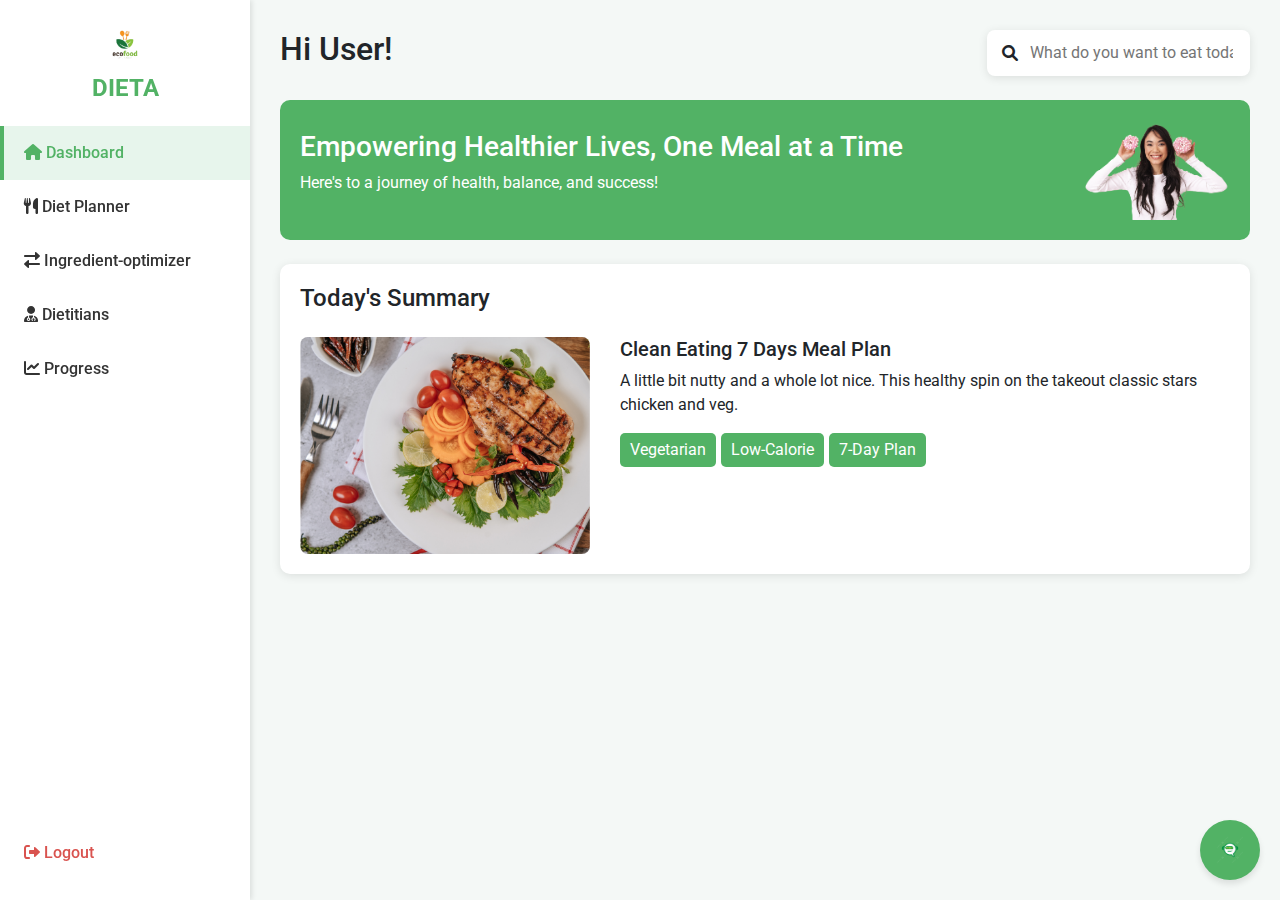
<file: dashboard.html>
<!DOCTYPE html>
<html lang="en">
<head>
    <meta charset="UTF-8">
    <meta name="viewport" content="width=device-width, initial-scale=1.0">
    <title>Dieta Dashboard</title>
    <link rel="stylesheet" href="https://stackpath.bootstrapcdn.com/bootstrap/4.5.2/css/bootstrap.min.css">
    <link rel="stylesheet" href="https://cdnjs.cloudflare.com/ajax/libs/font-awesome/6.0.0-beta3/css/all.min.css">
    <link href="https://fonts.googleapis.com/css2?family=Roboto:wght@400;500;700&display=swap" rel="stylesheet">
    <style>
        body {
            font-family: 'Roboto', sans-serif;
            background-color: #f4f8f6;
            margin: 0;
        }

        /* Sidebar */
        .sidebar {
            background-color: #ffffff;
            height: 100vh;
            position: fixed;
            width: 250px;
            box-shadow: 2px 0 5px rgba(0, 0, 0, 0.1);
        }

        .sidebar .logo {
            font-size: 24px;
            font-weight: bold;
            color: #52B265;
            text-align: center;
            padding: 20px 0;
        }

        .sidebar .nav-link {
            color: #333;
            font-size: 16px;
            font-weight: 500;
            padding: 15px 20px;
            border-left: 4px solid transparent;
            transition: all 0.3s ease;
        }

        .sidebar .nav-link:hover, .sidebar .nav-link.active {
            background-color: #e7f5ec;
            color: #52B265;
            border-left: 4px solid #52B265;
        }

        .sidebar .logout {
            position: absolute;
            bottom: 20px;
            width: 100%;
        }

        .logout .nav-link {
            color: #d9534f;
        }

        /* Main Content */
        .main-content {
            margin-left: 250px;
            padding: 30px;
        }

        .search-bar {
            display: flex;
            align-items: center;
            background-color: #ffffff;
            border-radius: 8px;
            padding: 10px 15px;
            box-shadow: 0 2px 10px rgba(0, 0, 0, 0.1);
        }

        .search-bar input {
            border: none;
            outline: none;
            width: 100%;
            margin-left: 10px;
        }

        .hero-section {
            background-color: #52B265;
            color: white;
            border-radius: 10px;
            display: flex;
            align-items: center;
            justify-content: space-between;
            padding: 20px;
            margin-top: 20px;
        }

        .hero-section img {
            max-width: 150px;
        }

        /* Today's Summary */
        .summary-card {
            background-color: #ffffff;
            border-radius: 10px;
            padding: 20px;
            box-shadow: 0 2px 10px rgba(0, 0, 0, 0.1);
            margin-top: 20px;
        }

        .summary-card img {
            border-radius: 8px;
        }

        .meal-card {
            background-color: #ffffff;
            border: 1px solid #e0e0e0;
            border-radius: 8px;
            padding: 10px;
            text-align: center;
        }

        .meal-card img {
            max-width: 100%;
            border-radius: 5px;
        }

        .meal-card .nutrition {
            font-size: 14px;
            color: #555;
            margin-top: 10px;
        }

        .filter-btn {
            color: white;
            background-color: #52B265;
            border: none;
            border-radius: 5px;
            padding: 5px 10px;
            margin-right: 5px;
            transition: background-color 0.3s ease;
        }

        .filter-btn:hover {
            background-color: #52B265;
        }
    </style>
    <!-- Include Chatbot -->
    <link rel="stylesheet" href="css/chatbot.css">
    <div id="chatbot-container"></div>
    <script src="js/chatbot.js" defer></script>
    <script>
        // Load the chatbot dynamically
        fetch('chatbot.html')
            .then(response => response.text())
            .then(data => {
                document.getElementById('chatbot-container').innerHTML = data;
            });
            $(document).ready(function () {
  const userName = localStorage.getItem("userName");
  console.log("Retrieved userName:", userName);
  if (userName) {
    $("#greeting").html(`Hi ${userName}!`); 
  } else {
    $("#greeting").html("Hi User!"); // Fallback for logged-out users
  }
});
    </script>
</head>
<body>
    <!-- Sidebar -->
    <div class="sidebar">
        <div class="logo">
            <img src="assets/images/logo.png" alt="logo"  height=50px width=50px/> 
            <div >DIETA</div>
        </div>
        
        <nav class="nav flex-column">
            <a href="#" class="nav-link active"><i class="fas fa-home"></i> Dashboard</a>
            <a href="diet-plan.html" class="nav-link"><i class="fas fa-utensils"></i> Diet Planner</a>
            <a href="optimize-ingredients.html" class="nav-link"><i class="fas fa-exchange-alt"></i> Ingredient-optimizer</a>
            <a href="dietitian.html" class="nav-link"><i class="fas fa-user-md"></i> Dietitians</a>
            <a href="progress.html" class="nav-link"><i class="fas fa-chart-line"></i> Progress</a>
        </nav>
        <div class="logout">
            <a href="#" id="logoutBtn" class="nav-link"><i class="fas fa-sign-out-alt"></i> Logout</a>
        </div>
    </div>

    <!-- Main Content -->
    <div class="main-content">
        <!-- Greeting -->
        <div class="d-flex justify-content-between align-items-center">
            <h2 id="greeting">Hi User!</h2>
            <div class="search-bar">
                <i class="fas fa-search"></i>
                <input type="text" placeholder="What do you want to eat today?">
            </div>
        </div>

        <!-- Hero Section -->
        <div class="hero-section mt-4">
            <div>
                <h3>Empowering Healthier Lives, One Meal at a Time</h3>
                <p>Here's to a journey of health, balance, and success!</p>
            </div>
            <img src="assets/images/girl.png" height="100px" weight="100px" alt="Hero">
        </div>

        <!-- Today's Summary -->
        <div class="summary-card mt-4">
            <h4>Today's Summary</h4>
            <div class="row mt-4">
                <div class="col-md-4">
                    <img src="assets/images/Mask Group.png" alt="Meal Plan" class="img-fluid">
                </div>
                <div class="col-md-8">
                    <h5>Clean Eating 7 Days Meal Plan</h5>
                    <p>
                        A little bit nutty and a whole lot nice. This healthy spin on the takeout classic stars chicken and veg.
                    </p>
                    <div class="d-flex mb-3">
                        <button class="filter-btn">Vegetarian</button>
                        <button class="filter-btn">Low-Calorie</button>
                        <button class="filter-btn">7-Day Plan</button>
                    </div>
                </div>
            </div>
        </div>
    </div>
    <script src="https://code.jquery.com/jquery-3.6.0.min.js"></script>
    <script src="https://cdn.jsdelivr.net/npm/bootstrap@4.5.2/dist/js/bootstrap.bundle.min.js"></script>
    <script src="js/main.js"></script>
</body>
</html>
</file>
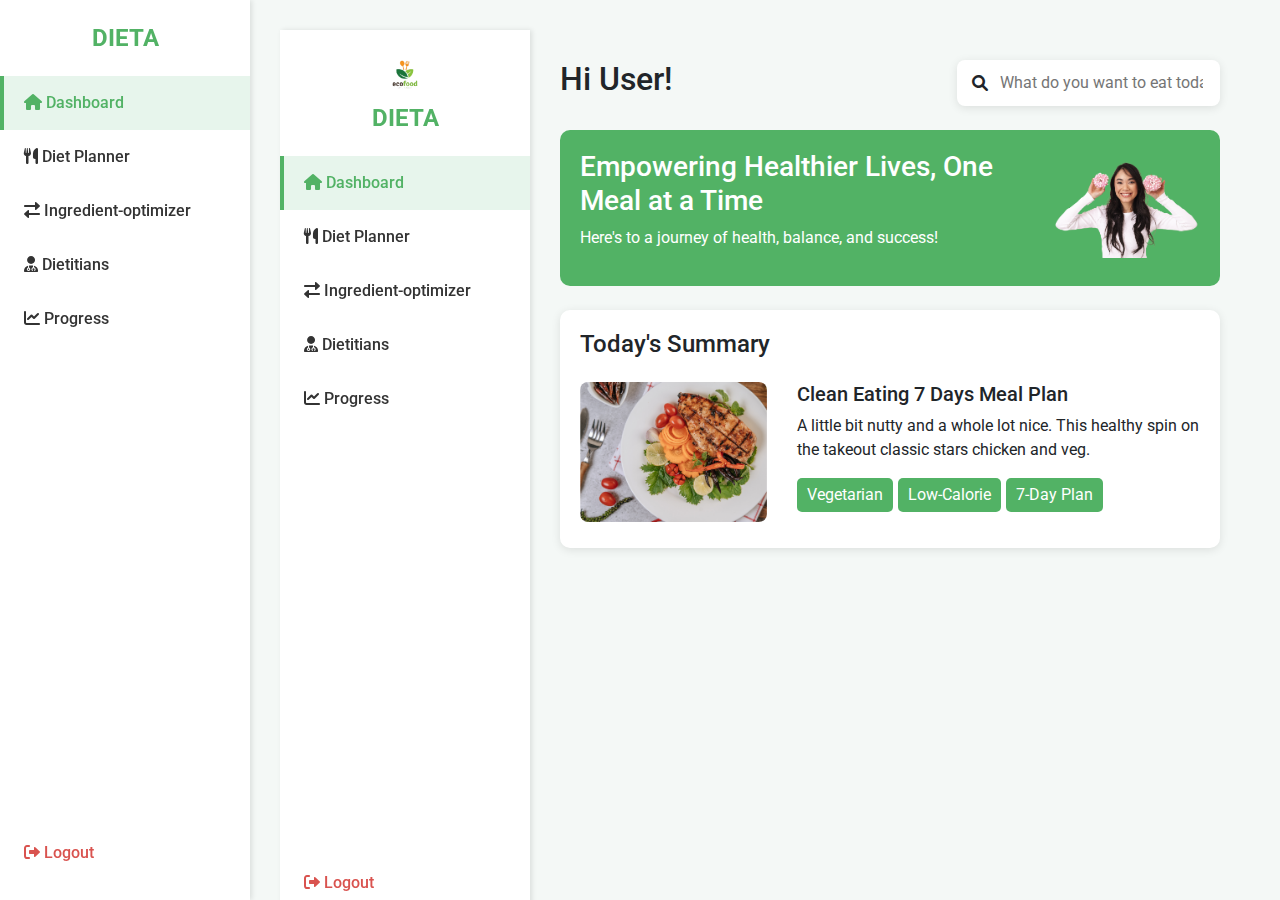
<file: dashbord-final.html>
<!DOCTYPE html>
<html lang="en">
<head>
    <meta charset="UTF-8">
    <meta name="viewport" content="width=device-width, initial-scale=1.0">
    <title>Dieta Dashboard</title>
    <link rel="stylesheet" href="https://stackpath.bootstrapcdn.com/bootstrap/4.5.2/css/bootstrap.min.css">
    <link rel="stylesheet" href="https://cdnjs.cloudflare.com/ajax/libs/font-awesome/6.0.0-beta3/css/all.min.css">
    <link href="https://fonts.googleapis.com/css2?family=Roboto:wght@400;500;700&display=swap" rel="stylesheet">
    <style>
        body {
            font-family: 'Roboto', sans-serif;
            background-color: #f4f8f6;
            margin: 0;
        }

        /* Sidebar */
        .sidebar {
            background-color: #ffffff;
            height: 100vh;
            position: fixed;
            width: 250px;
            box-shadow: 2px 0 5px rgba(0, 0, 0, 0.1);
        }

        .sidebar .logo {
            font-size: 24px;
            font-weight: bold;
            color: #52B265;
            text-align: center;
            padding: 20px 0;
        }

        .sidebar .nav-link {
            color: #333;
            font-size: 16px;
            font-weight: 500;
            padding: 15px 20px;
            border-left: 4px solid transparent;
            transition: all 0.3s ease;
        }

        .sidebar .nav-link:hover, .sidebar .nav-link.active {
            background-color: #e7f5ec;
            color: #52B265;
            border-left: 4px solid #52B265;
        }

        .sidebar .logout {
            position: absolute;
            bottom: 20px;
            width: 100%;
        }

        .logout .nav-link {
            color: #d9534f;
        }

        /* Main Content */
        .main-content {
            margin-left: 250px; /* Adjust for fixed sidebar */
            padding: 30px;
        }

        .hero-section {
            background-color: #52B265;
            color: white;
            border-radius: 10px;
            display: flex;
            align-items: center;
            justify-content: space-between;
            padding: 20px;
            margin-top: 20px;
        }

        .hero-section img {
            max-width: 150px;
        }
    </style>
</head>
<body>
    <!-- Sidebar -->
    <div class="sidebar">
        <div class="logo">DIETA</div>
        <nav class="nav flex-column">
            <a href="#" class="nav-link active" data-target="dashboard.html"><i class="fas fa-home"></i> Dashboard</a>
            <a href="#" class="nav-link" data-target="diet-plan.html"><i class="fas fa-utensils"></i> Diet Planner</a>
            <a href="#" class="nav-link" data-target="optimize-ingredients.html"><i class="fas fa-exchange-alt"></i> Ingredient-optimizer</a>
            <a href="#" class="nav-link" data-target="dietitian.html"><i class="fas fa-user-md"></i> Dietitians</a>
            <a href="#" class="nav-link" data-target="progress.html"><i class="fas fa-chart-line"></i> Progress</a>
        </nav>
        <div class="logout">
            <a href="#" class="nav-link"><i class="fas fa-sign-out-alt"></i> Logout</a>
        </div>
    </div>

    <!-- Main Content -->
    <div class="main-content" id="mainContent">
        <!-- Default Content -->
        <h2>Welcome to the Dashboard</h2>
        <p>Select an option from the sidebar to load content.</p>
    </div>

    <!-- JavaScript for Dynamic Content Loading -->
    <script>
        // Get all sidebar links
        const sidebarLinks = document.querySelectorAll('.sidebar .nav-link');
        const mainContent = document.getElementById('mainContent');

        // Function to load content dynamically
        function loadContent(page) {
            fetch(page)
                .then(response => {
                    if (!response.ok) {
                        throw new Error('Page not found');
                    }
                    return response.text();
                })
                .then(data => {
                    mainContent.innerHTML = data;
                })
                .catch(error => {
                    mainContent.innerHTML = `<p>Error loading content: ${error.message}</p>`;
                });
        }

        // Add event listeners to sidebar links
        sidebarLinks.forEach(link => {
            link.addEventListener('click', function (e) {
                e.preventDefault();
                // Remove active class from all links
                sidebarLinks.forEach(link => link.classList.remove('active'));
                // Add active class to clicked link
                this.classList.add('active');
                // Load content for the clicked link
                const targetPage = this.getAttribute('data-target');
                loadContent(targetPage);
            });
        });

        // Load default content (dashboard)
        loadContent('dashboard.html');
    </script>
</body>
</html>
</file>
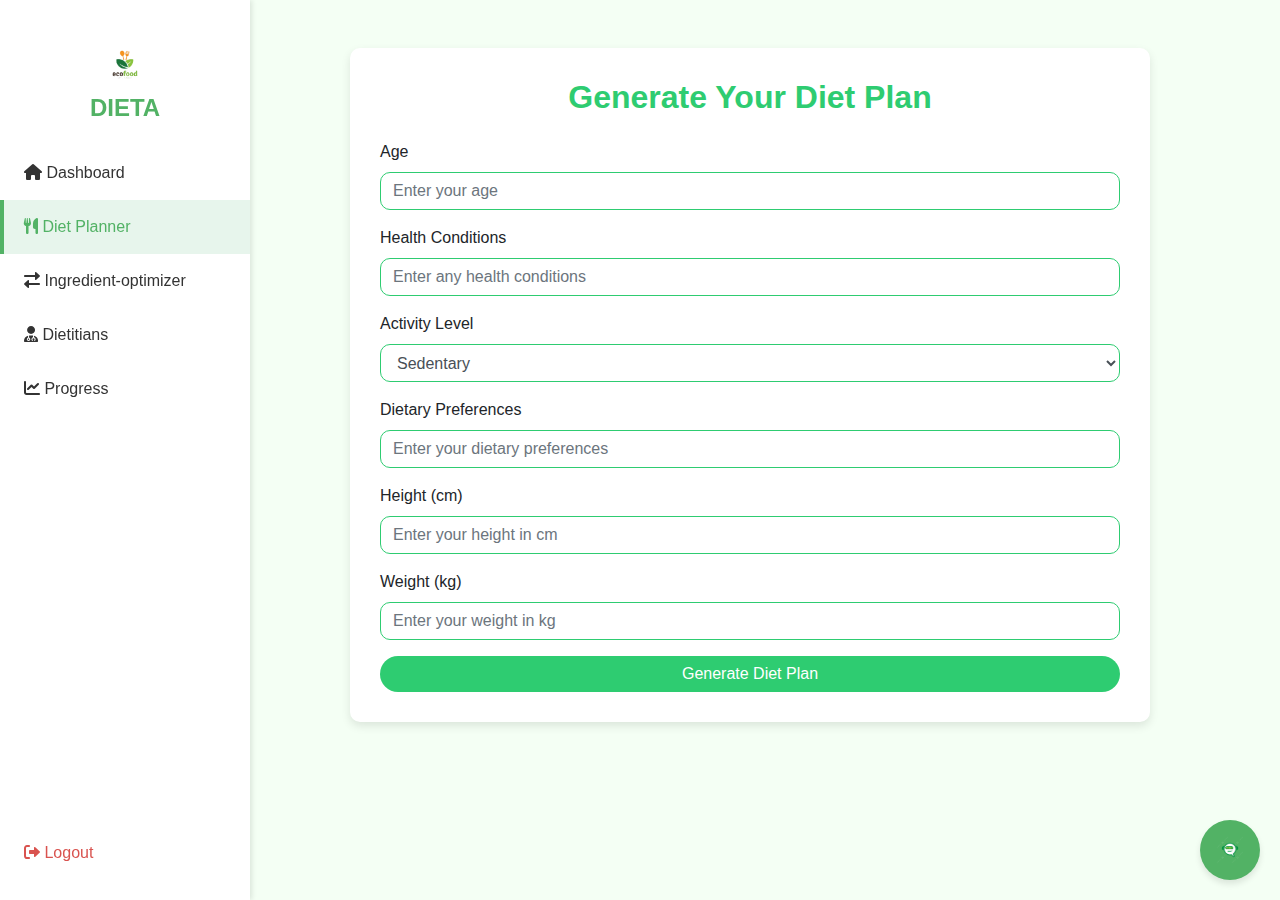
<file: diet-plan.html>
<!DOCTYPE html>
<html lang="en">
<head>
    <meta charset="UTF-8">
    <meta name="viewport" content="width=device-width, initial-scale=1.0">
    <title>Generate Diet Plan</title>
    <link rel="stylesheet" href="https://stackpath.bootstrapcdn.com/bootstrap/4.5.2/css/bootstrap.min.css">
    <link rel="stylesheet" href="https://cdnjs.cloudflare.com/ajax/libs/font-awesome/6.0.0-beta3/css/all.min.css">
    <style>
        .sidebar {
            background-color: #ffffff;
            height: 100vh;
            position: fixed;
            top: 0; 
            left: 0; 
            width: 250px;
            box-shadow: 2px 0 5px rgba(0, 0, 0, 0.1);
            z-index: 1000; 
            padding-top: 20px; 
        }

        .sidebar .logo {
            font-size: 24px;
            font-weight: bold;
            color: #52B265;
            text-align: center;
            padding: 20px 0;
        }

        .sidebar .nav-link {
            color: #333;
            font-size: 16px;
            font-weight: 500;
            padding: 15px 20px;
            border-left: 4px solid transparent;
            transition: all 0.3s ease;
        }

        .sidebar .nav-link:hover, .sidebar .nav-link.active {
            background-color: #e7f5ec;
            color: #52B265;
            border-left: 4px solid #52B265;
        }

        .sidebar .logout {
            position: absolute;
            bottom: 20px;
            width: 100%;
        }

        .logout .nav-link {
            color: #d9534f;
        }

        /* Responsive design for mobile */
        @media (max-width: 768px) {
            .sidebar {
                width: 100%;
                position: relative;
                top: 0;
                height: auto;
            }
        }
        body {
            background-color: #f4fff4; 
            font-family: 'Arial', sans-serif;
        }
        h2 {
            color: #2ecc71; /* Green accent color */
            font-weight: bold;
        }
        .form-control {
            border: 1px solid #2ecc71;
            border-radius: 10px;
        }
        .form-control:focus {
            border-color: #27ae60;
            box-shadow: 0 0 5px rgba(39, 174, 96, 0.5);
        }
        .btn-primary {
            background-color: #2ecc71;
            border: none;
            border-radius: 20px;
        }
        .btn-primary:hover {
            background-color: #27ae60;
        }
        .container {
            background: #fff;
            padding: 30px;
            margin-left: 350px;
            border-radius: 10px;
            box-shadow: 0 4px 10px rgba(0, 0, 0, 0.1);
            max-width: 800px;
        }
        .modal-content {
            border-radius: 10px;
        }
        .modal-header {
            background-color: #2ecc71;
            color: white;
        }
        .btn-secondary {
            border-radius: 20px;
        }
    </style>
    <!-- Include Chatbot -->
    <link rel="stylesheet" href="css/chatbot.css">
    <div id="chatbot-container"></div>
    <script src="js/chatbot.js" defer></script>
    <script>
        // Load the chatbot dynamically
        fetch('chatbot.html')
            .then(response => response.text())
            .then(data => {
                document.getElementById('chatbot-container').innerHTML = data;
            });
        
    </script>
</head>
<body>
    <!-- Sidebar -->
    <div class="sidebar">
        <div class="logo">
            <img src="assets/images/logo.png" alt="logo"  height=50px width=50px/> 
            <div >DIETA</div>
        </div>
        <nav class="nav flex-column">
            <a href="dashboard.html" class="nav-link"><i class="fas fa-home"></i> Dashboard</a>
            <a href="diet-plan.html" class="nav-link active"><i class="fas fa-utensils"></i> Diet Planner</a>
            <a href="optimize-ingredients.html" class="nav-link"><i class="fas fa-exchange-alt"></i> Ingredient-optimizer</a>
            <a href="dietitian.html" class="nav-link"><i class="fas fa-user-md"></i> Dietitians</a>
            <a href="progress.html" class="nav-link"><i class="fas fa-chart-line"></i> Progress</a>
        </nav>
        <div class="logout">
            <a href="#" id="logoutBtn" class="nav-link"><i class="fas fa-sign-out-alt"></i> Logout</a>
        </div>
    </div>
    <div class="container mt-5">
        <h2 class="text-center mb-4">Generate Your Diet Plan</h2>
        <form id="dietPlanForm">
            <div class="form-group">
                <label for="age">Age</label>
                <input type="number" class="form-control" id="age" placeholder="Enter your age" required>
            </div>
            <div class="form-group">
                <label for="healthConditions">Health Conditions</label>
                <input type="text" class="form-control" id="healthConditions" placeholder="Enter any health conditions" required>
            </div>
            <div class="form-group">
                <label for="activityLevel">Activity Level</label>
                <select class="form-control" id="activityLevel" required>
                    <option value="Sedentary">Sedentary</option>
                    <option value="Lightly Active">Lightly Active</option>
                    <option value="Moderately Active">Moderately Active</option>
                    <option value="Very Active">Very Active</option>
                </select>
            </div>
            <div class="form-group">
                <label for="preferences">Dietary Preferences</label>
                <input type="text" class="form-control" id="preferences" placeholder="Enter your dietary preferences" required>
            </div>
            <div class="form-group">
                <label for="height">Height (cm)</label>
                <input type="number" class="form-control" id="height" placeholder="Enter your height in cm" required>
            </div>
            <div class="form-group">
                <label for="weight">Weight (kg)</label>
                <input type="number" class="form-control" id="weight" placeholder="Enter your weight in kg" required>
            </div>
            <button type="submit" class="btn btn-primary btn-block">Generate Diet Plan</button>
        </form>
    </div>

    <!-- Modal for Diet Plan -->
    <div class="modal fade" id="dietPlanModal" tabindex="-1" aria-labelledby="dietPlanModalLabel" aria-hidden="true">
        <div class="modal-dialog modal-lg">
            <div class="modal-content">
                <div class="modal-header">
                    <h5 class="modal-title" id="dietPlanModalLabel">Your Personalized Diet Plan</h5>
                    <button type="button" class="close" data-dismiss="modal" aria-label="Close">
                        <span aria-hidden="true">&times;</span>
                    </button>
                </div>
                <div class="modal-body" id="dietPlanContent">
                    <p>Your diet plan will be dynamically generated and displayed here.</p>
                </div>
                <div class="modal-footer">
                    <button type="button" class="btn btn-secondary" data-dismiss="modal">Close</button>
                    <button type="button" class="btn btn-secondary" onclick="window.print()">Print</button>
                </div>
            </div>
        </div>
    </div>
        
    <script src="https://code.jquery.com/jquery-3.6.0.min.js"></script>
    <script src="https://cdn.jsdelivr.net/npm/bootstrap@4.5.2/dist/js/bootstrap.bundle.min.js"></script>
    <script src="js/main.js"></script>
</body>
</html>
</file>
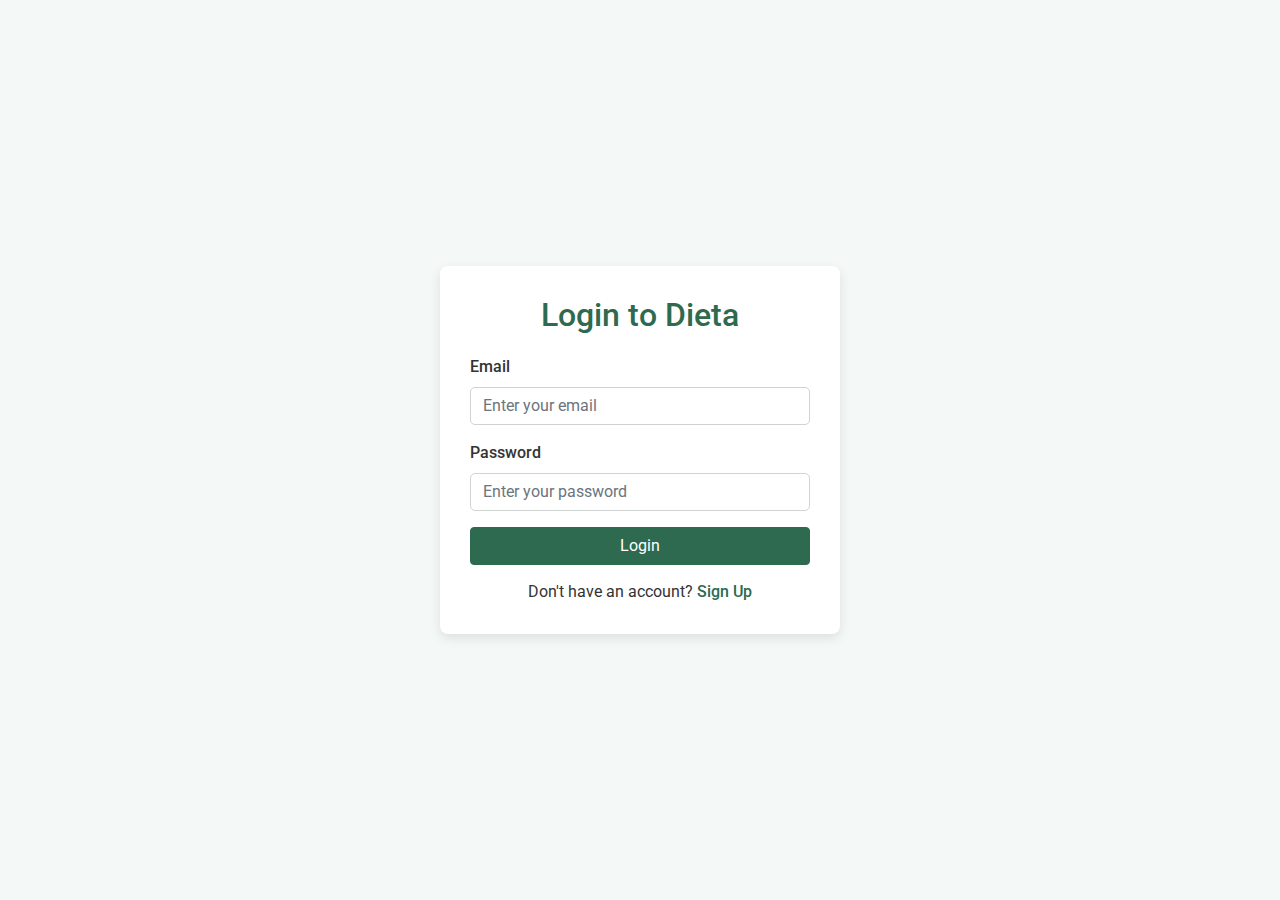
<file: login.html>
<!DOCTYPE html>
<html lang="en">
<head>
    <meta charset="UTF-8">
    <meta name="viewport" content="width=device-width, initial-scale=1.0">
    <title>Login - Nutrition App</title>
    <link rel="stylesheet" href="https://stackpath.bootstrapcdn.com/bootstrap/4.5.2/css/bootstrap.min.css">
    <link href="https://fonts.googleapis.com/css2?family=Roboto:wght@400;500&display=swap" rel="stylesheet">
    <style>
        /* Global styles */
        body {
            font-family: 'Roboto', sans-serif;
            background-color: #f4f8f6;
            color: #333;
            height: 100vh;
            display: flex;
            align-items: center;
            justify-content: center;
            margin: 0;
        }

        /* Login card */
        .login-card {
            background: #fff;
            border-radius: 8px;
            box-shadow: 0 4px 12px rgba(0, 0, 0, 0.1);
            width: 100%;
            max-width: 400px;
            padding: 30px;
        }

        .login-card h2 {
            color: #2d6a4f;
            font-weight: 500;
            text-align: center;
            margin-bottom: 20px;
        }

        .form-group label {
            color: #333;
            font-weight: 500;
        }

        .form-control {
            border-radius: 5px;
            border: 1px solid #cfd4d3;
        }

        .form-control:focus {
            border-color: #52b788;
            box-shadow: 0 0 0 0.2rem rgba(82, 183, 136, 0.25);
        }

        .btn-primary {
            background-color: #2d6a4f;
            border-color: #2d6a4f;
            transition: all 0.3s ease;
        }

        .btn-primary:hover {
            background-color: #52b788;
            border-color: #52b788;
        }

        /* Links */
        .forgot-password, .signup-link {
            text-align: center;
            display: block;
            margin-top: 15px;
        }

        .forgot-password a, .signup-link a {
            color: #2d6a4f;
            text-decoration: none;
            font-weight: 500;
        }

        .forgot-password a:hover, .signup-link a:hover {
            text-decoration: underline;
        }

        /* Responsive design */
        @media (max-width: 576px) {
            .login-card {
                padding: 20px;
            }
        }
    </style>
</head>
<body>
    <div class="login-card">
        <h2>Login to Dieta</h2>
        <form id="loginForm">
            <div class="form-group">
                <label for="email">Email</label>
                <input type="email" class="form-control" id="email" placeholder="Enter your email" required>
            </div>
            <div class="form-group">
                <label for="password">Password</label>
                <input type="password" class="form-control" id="password" placeholder="Enter your password" required>
            </div>
            <button type="submit" class="btn btn-primary btn-block">Login</button>
        </form>
        <div class="signup-link">
            Don't have an account? <a href="register.html">Sign Up</a>
        </div>
    </div>

    <script src="https://code.jquery.com/jquery-3.6.0.min.js"></script>
    <script src="js/main.js"></script>
</body>
</html>
</file>
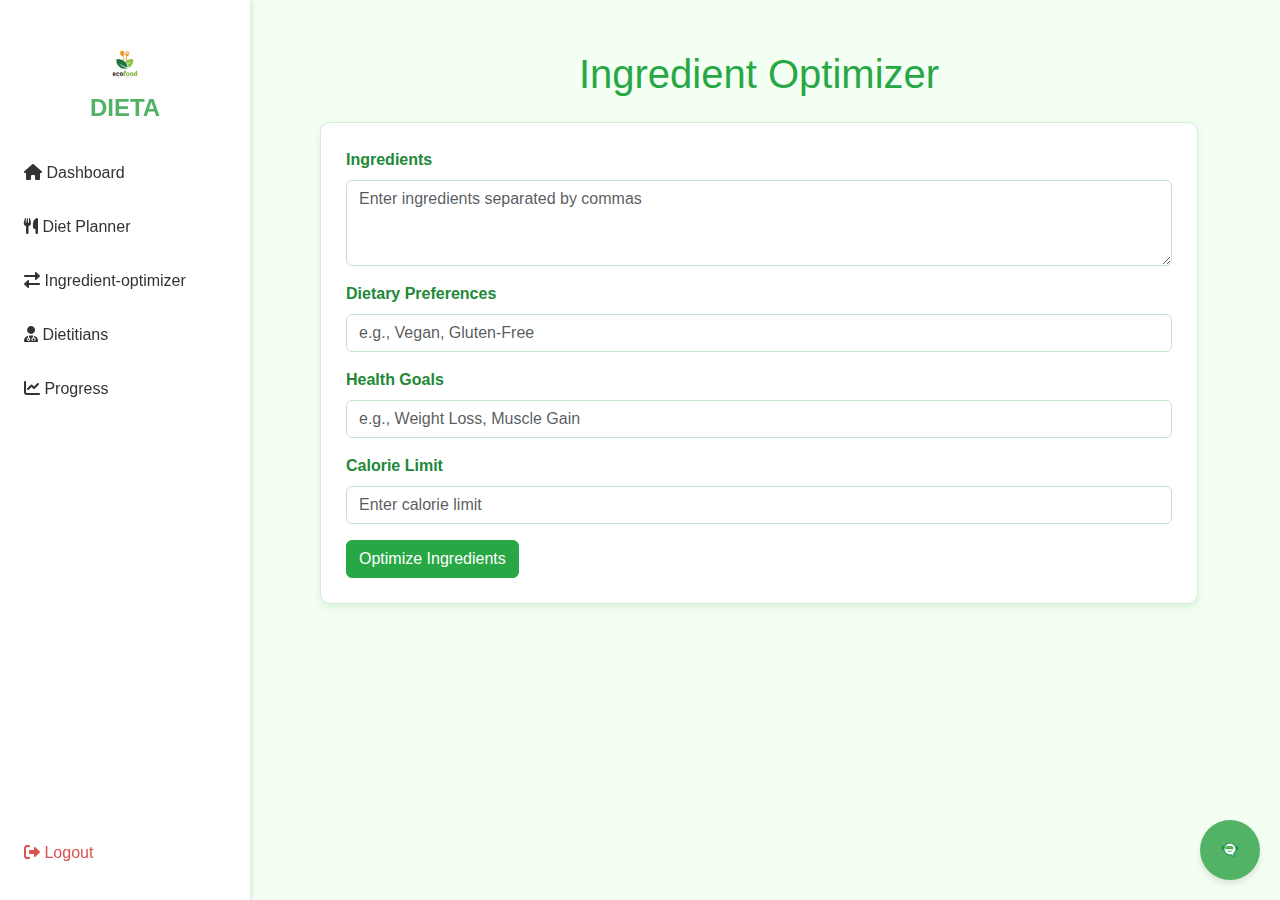
<file: optimize-ingredients.html>
<!DOCTYPE html>
<html lang="en">
<head>
    <meta charset="UTF-8">
    <meta name="viewport" content="width=device-width, initial-scale=1.0">
    <title>Ingredient Optimizer</title>
    <!-- Bootstrap CSS -->
    <link rel="stylesheet" href="https://stackpath.bootstrapcdn.com/bootstrap/4.5.2/css/bootstrap.min.css">
    <link rel="stylesheet" href="https://cdnjs.cloudflare.com/ajax/libs/font-awesome/6.0.0-beta3/css/all.min.css">
    <link href="https://cdn.jsdelivr.net/npm/bootstrap@5.3.0-alpha3/dist/css/bootstrap.min.css" rel="stylesheet">
    <style>
        .sidebar {
            background-color: #ffffff;
            height: 100vh;
            position: fixed;
            top: 0; 
            left: 0; 
            width: 250px;
            box-shadow: 2px 0 5px rgba(0, 0, 0, 0.1);
            z-index: 1000; 
            padding-top: 20px; 
        }

        .sidebar .logo {
            font-size: 24px;
            font-weight: bold;
            color: #52B265;
            text-align: center;
            padding: 20px 0;
        }

        .sidebar .nav-link {
            color: #333;
            font-size: 16px;
            font-weight: 500;
            padding: 15px 20px;
            border-left: 4px solid transparent;
            transition: all 0.3s ease;
        }

        .sidebar .nav-link:hover, .sidebar .nav-link.active {
            background-color: #e7f5ec;
            color: #52B265;
            border-left: 4px solid #52B265;
        }

        .sidebar .logout {
            position: absolute;
            bottom: 20px;
            width: 100%;
        }

        .logout .nav-link {
            color: #d9534f;
        }

        /* Responsive design for mobile */
        @media (max-width: 768px) {
            .sidebar {
                width: 100%;
                position: relative;
                top: 0;
                height: auto;
            }
        }
        body {
            background-color: #f4fff4; /* Light green background */
            font-family: 'Arial', sans-serif;
        }
        .container {
            margin-top: 50px;
            padding-left: 250px;
        }
        .form-container {
            background-color: #ffffff; /* White form background */
            padding: 25px;
            border-radius: 10px;
            box-shadow: 0 4px 8px rgba(0, 128, 0, 0.1); /* Subtle green shadow */
            border: 1px solid #d4edda; /* Light green border */
        }
        h1 {
            color: #28a745; /* Dark green heading */
        }
        .form-label {
            font-weight: bold;
            color: #218838; /* Darker green for labels */
        }
        .form-control {
            border: 1px solid #c3e6cb; /* Soft green border */
        }
        .btn-primary {
            background-color: #28a745; /* Green button */
            border-color: #28a745;
        }
        .btn-primary:hover {
            background-color: #218838; /* Darker green on hover */
            border-color: #218838;
        }
        .modal-body pre {
            background-color: #e9f7ef; /* Soft green for preformatted text */
            padding: 15px;
            border-radius: 5px;
            border: 1px solid #d4edda;
            white-space: pre-wrap;
        }
        #chatbot-container {
            margin-top: 20px;
        }
    </style>
    <!-- Include Chatbot -->
    <link rel="stylesheet" href="css/chatbot.css">
    <div id="chatbot-container"></div>
    <script src="js/chatbot.js" defer></script>
    <script>
        // Load the chatbot dynamically
        fetch('chatbot.html')
            .then(response => response.text())
            .then(data => {
                document.getElementById('chatbot-container').innerHTML = data;
            });
    </script>
</head>
<body>
    <div class="sidebar">
        <div class="logo">
            <img src="assets/images/logo.png" alt="logo"  height=50px width=50px/> 
            <div >DIETA</div>
        </div>
        <nav class="nav flex-column">
            <a href="dashboard.html" class="nav-link"><i class="fas fa-home"></i> Dashboard</a>
            <a href="diet-plan.html" class="nav-link"><i class="fas fa-utensils"></i> Diet Planner</a>
            <a href="optimize-ingredients.html" class="nav-link activate"><i class="fas fa-exchange-alt"></i> Ingredient-optimizer</a>
            <a href="dietitian.html" class="nav-link"><i class="fas fa-user-md"></i> Dietitians</a>
            <a href="progress.html" class="nav-link"><i class="fas fa-chart-line"></i> Progress</a>
        </nav>
        <div class="logout">
            <a href="#" id="logoutBtn" class="nav-link"><i class="fas fa-sign-out-alt"></i> Logout</a>
        </div>
    </div>
    <div class="container">
        <h1 class="text-center mb-4">Ingredient Optimizer</h1>
        <div class="form-container">
            <form id="optimizerForm">
                <div class="mb-3">
                    <label for="ingredients" class="form-label">Ingredients</label>
                    <textarea id="ingredients" class="form-control" rows="3" placeholder="Enter ingredients separated by commas"></textarea>
                </div>
                <div class="mb-3">
                    <label for="dietaryPreferences" class="form-label">Dietary Preferences</label>
                    <input type="text" id="dietaryPreferences" class="form-control" placeholder="e.g., Vegan, Gluten-Free">
                </div>
                <div class="mb-3">
                    <label for="healthGoals" class="form-label">Health Goals</label>
                    <input type="text" id="healthGoals" class="form-control" placeholder="e.g., Weight Loss, Muscle Gain">
                </div>
                <div class="mb-3">
                    <label for="calorieLimit" class="form-label">Calorie Limit</label>
                    <input type="number" id="calorieLimit" class="form-control" placeholder="Enter calorie limit">
                </div>
                <button type="button" class="btn btn-primary" id="submitButton">Optimize Ingredients</button>
            </form>
        </div>
    </div>

    <!-- Modal -->
    <div class="modal fade" id="responseModal" tabindex="-1" aria-labelledby="responseModalLabel" aria-hidden="true">
        <div class="modal-dialog modal-lg">
            <div class="modal-content">
                <div class="modal-header">
                    <h5 class="modal-title" id="responseModalLabel">Optimized Recipe</h5>
                   
                </div>
                <div class="modal-body">
                    <pre id="responseContent"></pre>
                </div>
                <div class="modal-footer">
                    <button type="button" class="btn btn-secondary" data-dismiss="modal">Close</button>
                    <button type="button" class="btn btn-secondary" onclick="window.print()">Print</button>

                </div>
            </div>
        </div>
    </div>

    <!-- Bootstrap JS and dependencies -->
    <script src="https://cdn.jsdelivr.net/npm/bootstrap@5.3.0-alpha3/dist/js/bootstrap.bundle.min.js"></script>
    <script>
document.getElementById('submitButton').addEventListener('click', async () => {
    const ingredients = document.getElementById('ingredients').value.split(',').map(ing => ing.trim());
    const dietaryPreferences = document.getElementById('dietaryPreferences').value;
    const healthGoals = document.getElementById('healthGoals').value;
    const calorieLimit = parseInt(document.getElementById('calorieLimit').value, 10);

    const requestBody = {
        ingredients,
        dietary_preferences: dietaryPreferences,
        health_goals: healthGoals,
        calorie_limit: calorieLimit
    };

    try {
        const response = await fetch('http://localhost:8001/aiSystem/optimize-ingredients/', {
            method: 'POST',
            headers: {
                'Content-Type': 'application/json'
            },
            body: JSON.stringify(requestBody)
        });

        if (!response.ok) throw new Error('Failed to fetch data from API');

        const responseData = await response.json();

        // Parse and format the response for user-friendly display
        const recipes = responseData.recipes || [];
        let formattedResponse = '';

        recipes.forEach((recipe, index) => {
            formattedResponse += `
                <h4>Recipe ${index + 1}: ${recipe.name}</h4>
                <p>${recipe.instructions}</p>
                <hr>
            `;
        });

        document.getElementById('responseContent').innerHTML = formattedResponse;

        const responseModal = new bootstrap.Modal(document.getElementById('responseModal'));
        responseModal.show();
    } catch (error) {
        alert(`Error: ${error.message}`);
    }
});

    </script>
    <script src="https://code.jquery.com/jquery-3.6.0.min.js"></script>
    <script src="https://cdn.jsdelivr.net/npm/bootstrap@4.5.2/dist/js/bootstrap.bundle.min.js"></script>
    <script src="js/main.js"></script>
</body>
</html>
</file>
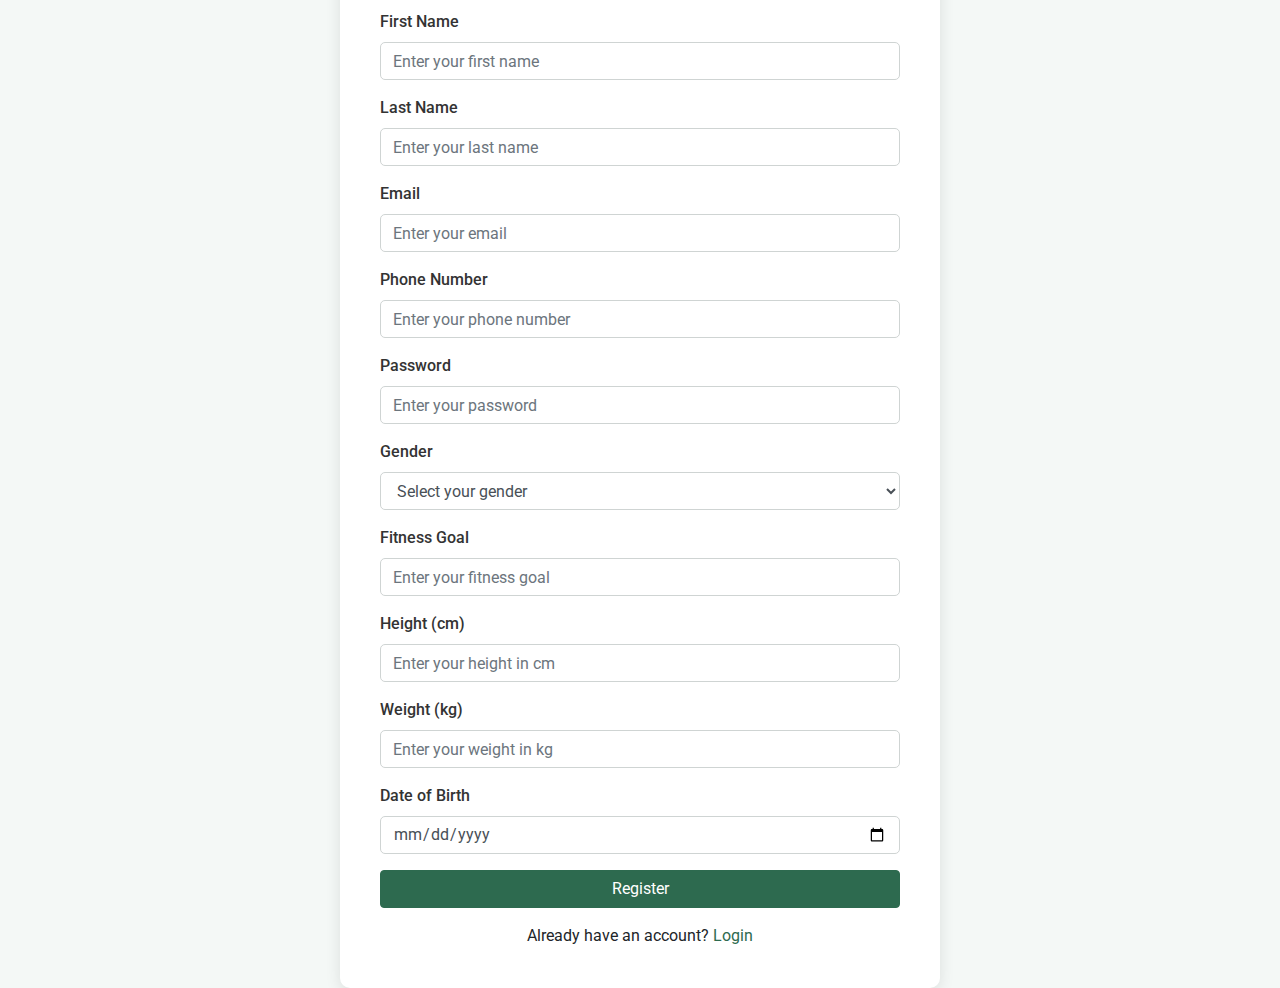
<file: register.html>
<!DOCTYPE html>
<html lang="en">
<head>
    <meta charset="UTF-8">
    <meta name="viewport" content="width=device-width, initial-scale=1.0">
    <title>Register - Nutrition App</title>
    <link rel="stylesheet" href="https://stackpath.bootstrapcdn.com/bootstrap/4.5.2/css/bootstrap.min.css">
    <link href="https://fonts.googleapis.com/css2?family=Roboto:wght@400;500&display=swap" rel="stylesheet">
    <style>
        /* Global Styles */
        body {
            font-family: 'Roboto', sans-serif;
            background-color: #f4f8f6;
            margin: 0;
            padding: 0;
            display: flex;
            align-items: center;
            justify-content: center;
            height: 100vh;
        }

        .register-card {
            background: #fff;
            border-radius: 10px;
            box-shadow: 0 4px 15px rgba(0, 0, 0, 0.1);
            padding: 40px;
            width: 100%;
            max-width: 600px;
        }

        .register-card h2 {
            color: #2d6a4f;
            font-weight: 500;
            text-align: center;
            margin-bottom: 20px;
        }

        .form-group label {
            color: #333;
            font-weight: 500;
        }

        .form-control {
            border-radius: 5px;
            border: 1px solid #cfd4d3;
        }

        .form-control:focus {
            border-color: #52b788;
            box-shadow: 0 0 0 0.2rem rgba(82, 183, 136, 0.25);
        }

        .btn-primary {
            background-color: #2d6a4f;
            border-color: #2d6a4f;
            transition: all 0.3s ease;
        }

        .btn-primary:hover {
            background-color: #52b788;
            border-color: #52b788;
        }

        .text-center a {
            color: #2d6a4f;
            text-decoration: none;
        }

        .text-center a:hover {
            text-decoration: underline;
        }

        /* Responsive Design */
        @media (max-width: 576px) {
            .register-card {
                padding: 20px;
            }
        }
    </style>
</head>
<body>
    <div class="register-card">
        <h2>Register to Dieta</h2>
        <form id="registerForm">
            <div class="form-group">
                <label for="firstName">First Name</label>
                <input type="text" class="form-control" id="firstName" placeholder="Enter your first name" required>
            </div>
            <div class="form-group">
                <label for="lastName">Last Name</label>
                <input type="text" class="form-control" id="lastName" placeholder="Enter your last name" required>
            </div>
            <div class="form-group">
                <label for="email">Email</label>
                <input type="email" class="form-control" id="email" placeholder="Enter your email" required>
            </div>
            <div class="form-group">
                <label for="phoneNumber">Phone Number</label>
                <input type="text" class="form-control" id="phoneNumber" placeholder="Enter your phone number" required>
            </div>
            <div class="form-group">
                <label for="password">Password</label>
                <input type="password" class="form-control" id="password" placeholder="Enter your password" required>
            </div>
            <div class="form-group">
                <label for="gender">Gender</label>
                <select class="form-control" id="gender" required>
                    <option value="" disabled selected>Select your gender</option>
                    <option value="Male">Male</option>
                    <option value="Female">Female</option>
                    <option value="Other">Other</option>
                </select>
            </div>
            <div class="form-group">
                <label for="goal">Fitness Goal</label>
                <input type="text" class="form-control" id="goal" placeholder="Enter your fitness goal" required>
            </div>
            <div class="form-group">
                <label for="height">Height (cm)</label>
                <input type="number" class="form-control" id="height" placeholder="Enter your height in cm" required>
            </div>
            <div class="form-group">
                <label for="weight">Weight (kg)</label>
                <input type="number" class="form-control" id="weight" placeholder="Enter your weight in kg" required>
            </div>
            <div class="form-group">
                <label for="dob">Date of Birth</label>
                <input type="date" class="form-control" id="dob" required>
            </div>
            <button type="submit" class="btn btn-primary btn-block">Register</button>
        </form>
        <div class="text-center mt-3">
            Already have an account? <a href="login.html">Login</a>
        </div>
    </div>

    <script src="https://code.jquery.com/jquery-3.6.0.min.js"></script>
    <script src="js/main.js"></script>
</body>
</html>
</file>
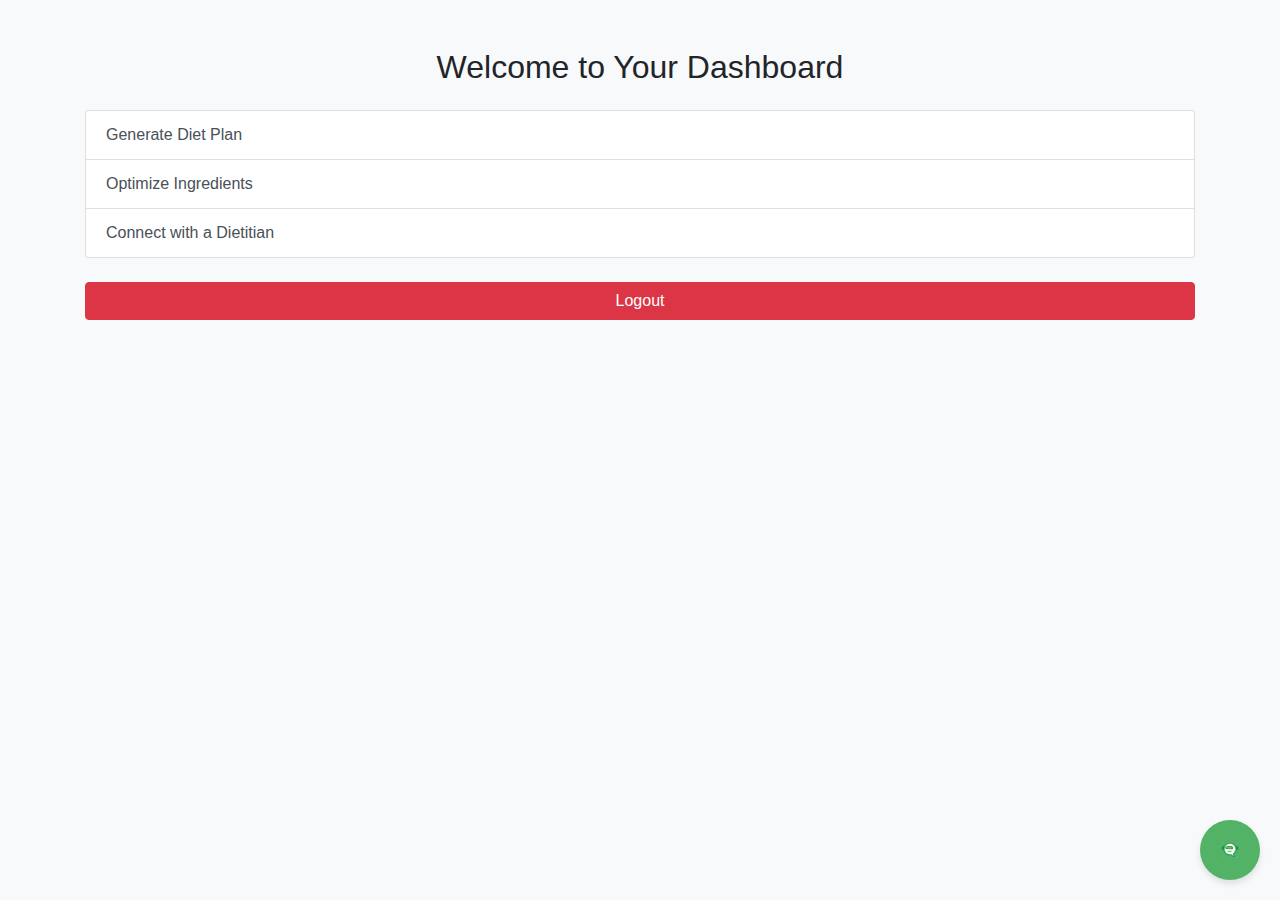
<file: user-dashboard.html>
<!DOCTYPE html>
<html lang="en">
<head>
    <meta charset="UTF-8">
    <meta name="viewport" content="width=device-width, initial-scale=1.0">
    <title>User Dashboard</title>
    <link rel="stylesheet" href="https://stackpath.bootstrapcdn.com/bootstrap/4.5.2/css/bootstrap.min.css">
    <link rel="stylesheet" href="css/styles.css">
    <!-- Include Chatbot -->
    <link rel="stylesheet" href="css/chatbot.css">
    <div id="chatbot-container"></div>
    <script src="js/chatbot.js" defer></script>
    <script>
        // Load the chatbot dynamically
        fetch('chatbot.html')
            .then(response => response.text())
            .then(data => {
                document.getElementById('chatbot-container').innerHTML = data;
            });
    </script>
</head>
<body>
    <div class="container mt-5">
        <h2 class="text-center">Welcome to Your Dashboard</h2>
        <div class="list-group mt-4">
            <a href="diet-plan.html" class="list-group-item list-group-item-action">Generate Diet Plan</a>
            <a href="optimize-ingredients.html" class="list-group-item list-group-item-action">Optimize Ingredients</a>
            <a href="dietitian.html" class="list-group-item list-group-item-action">Connect with a Dietitian</a>
        </div>
        <div class="mt-4">
            <button class="btn btn-danger btn-block" id="logoutBtn">Logout</button>
        </div>
    </div>
    <script src="https://code.jquery.com/jquery-3.6.0.min.js"></script>
    <script src="js/main.js"></script>
</body>
</html>
</file>
<file: css/chatbot.css>
/* Chat Icon */
#chat-icon {
    position: fixed;
    bottom: 20px;
    right: 20px;
    width: 60px;
    height: 60px;
    background-color: #52B265;
    border-radius: 50%;
    box-shadow: 0 4px 6px rgba(0, 0, 0, 0.1);
    display: flex;
    align-items: center;
    justify-content: center;
    cursor: pointer;
    z-index: 1000;
}

#chat-icon img {
    width: 30px;
    height: 30px;
}

/* Chatbot Popup */
#chatbot-popup {
    position: fixed;
    bottom: 90px;
    right: 20px;
    width: 350px;
    height: 500px;
    background: #f8f9fa;
    border: 1px solid #ddd;
    border-radius: 8px;
    box-shadow: 0 4px 6px rgba(0, 0, 0, 0.1);
    display: none;
    flex-direction: column;
    z-index: 1000;
}

#chatbot-popup iframe {
    flex: 1;
    border: none;
    border-radius: 8px;
}

#chatbot-header {
    background: #52B265;
    color: #fff;
    padding: 10px;
    font-weight: bold;
    text-align: center;
    border-top-left-radius: 8px;
    border-top-right-radius: 8px;
    cursor: pointer;
}

#chatbot-header span {
    float: right;
    cursor: pointer;
}

#chatbot-header span:hover {
    color: #52B265;
}
</file>
<file: css/styles.css>
body {
    font-family: 'Arial', sans-serif;
    background-color: #f8f9fa;
}

.jumbotron {
    background-color: #007bff;
    color: white;
}
</file>
